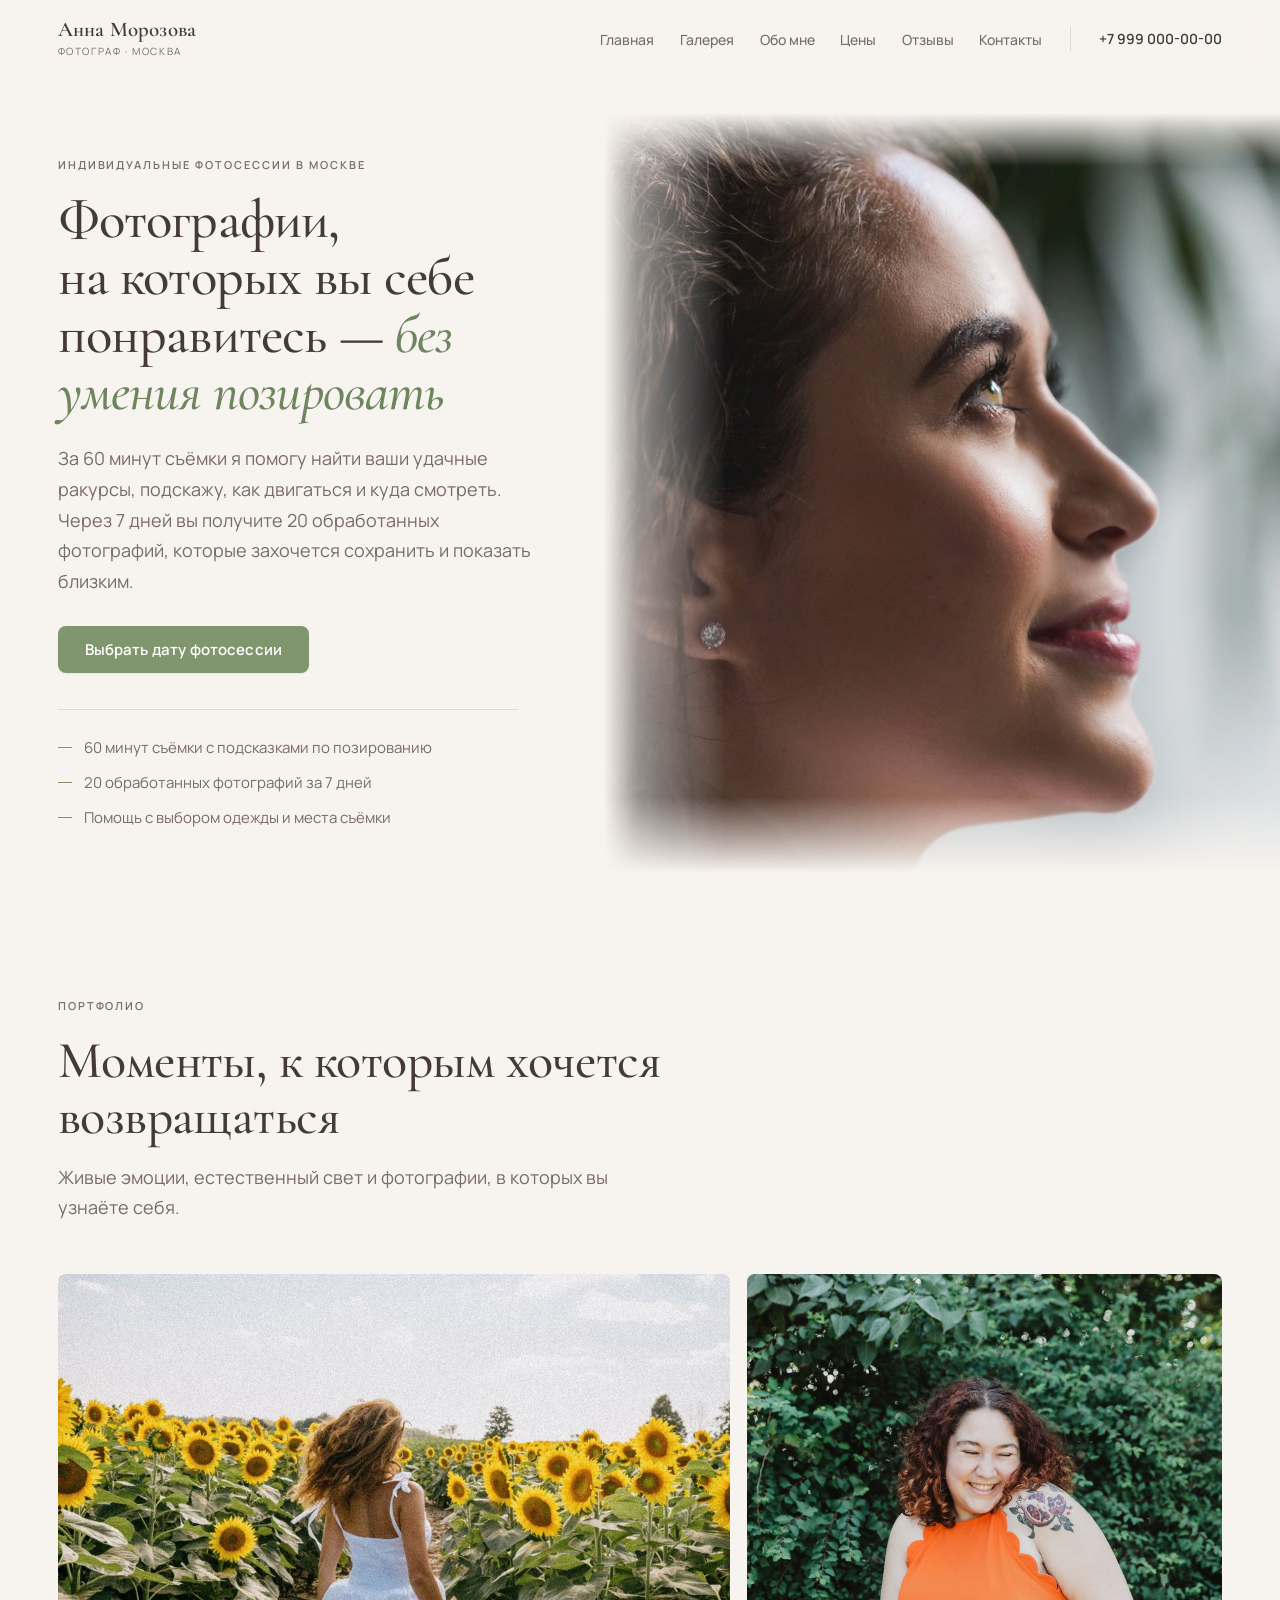
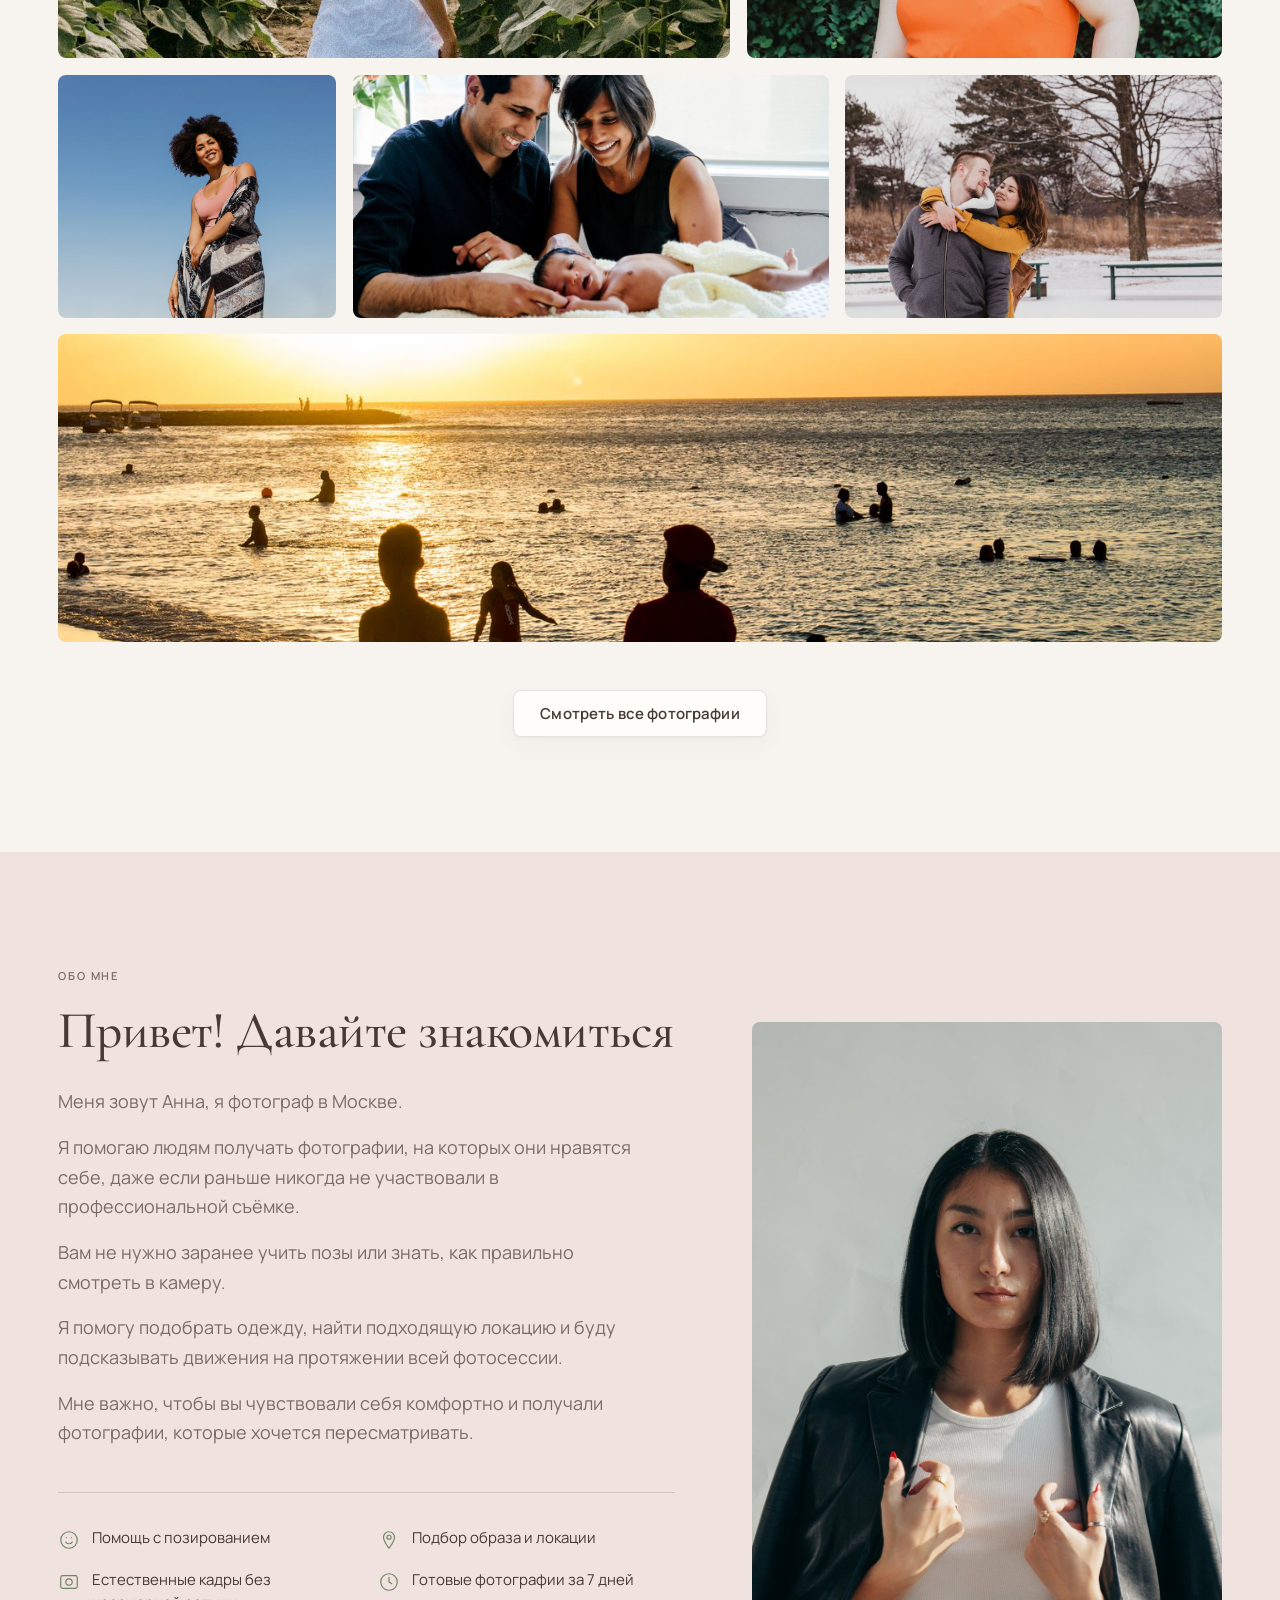
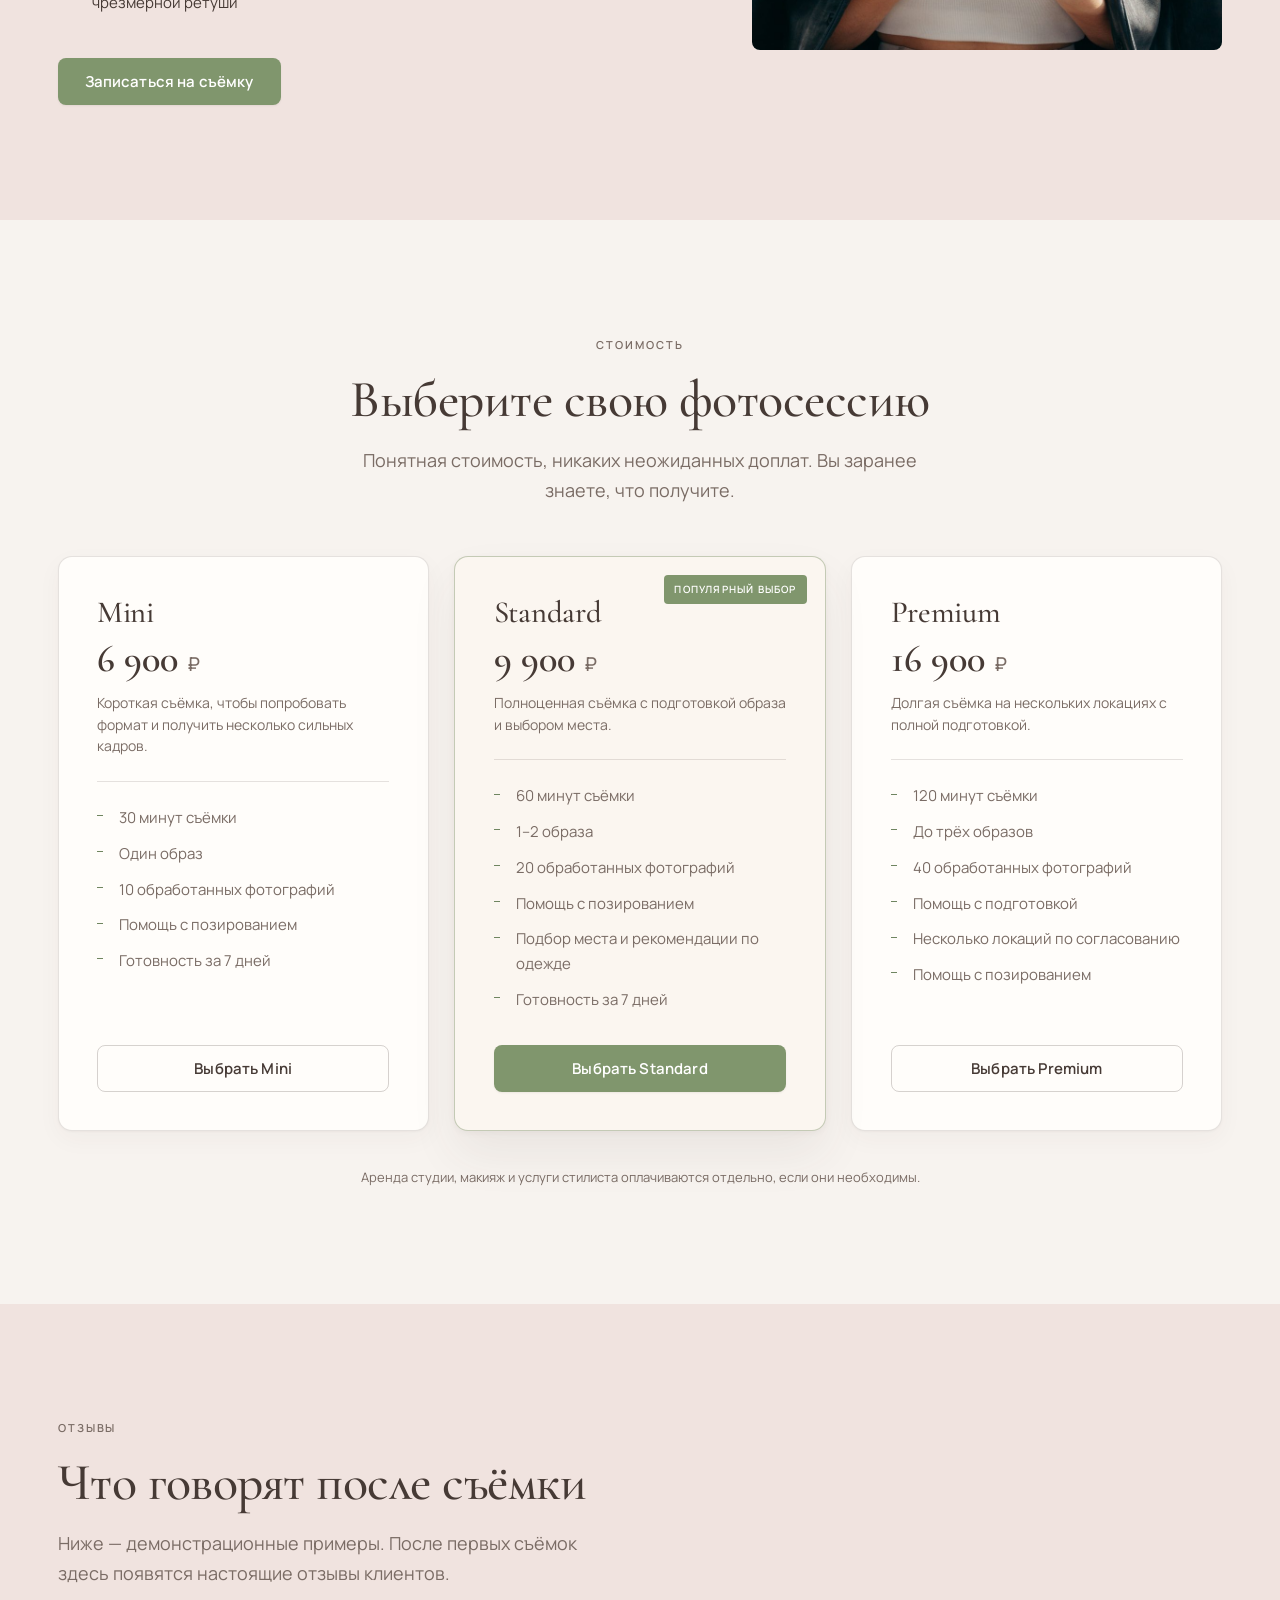
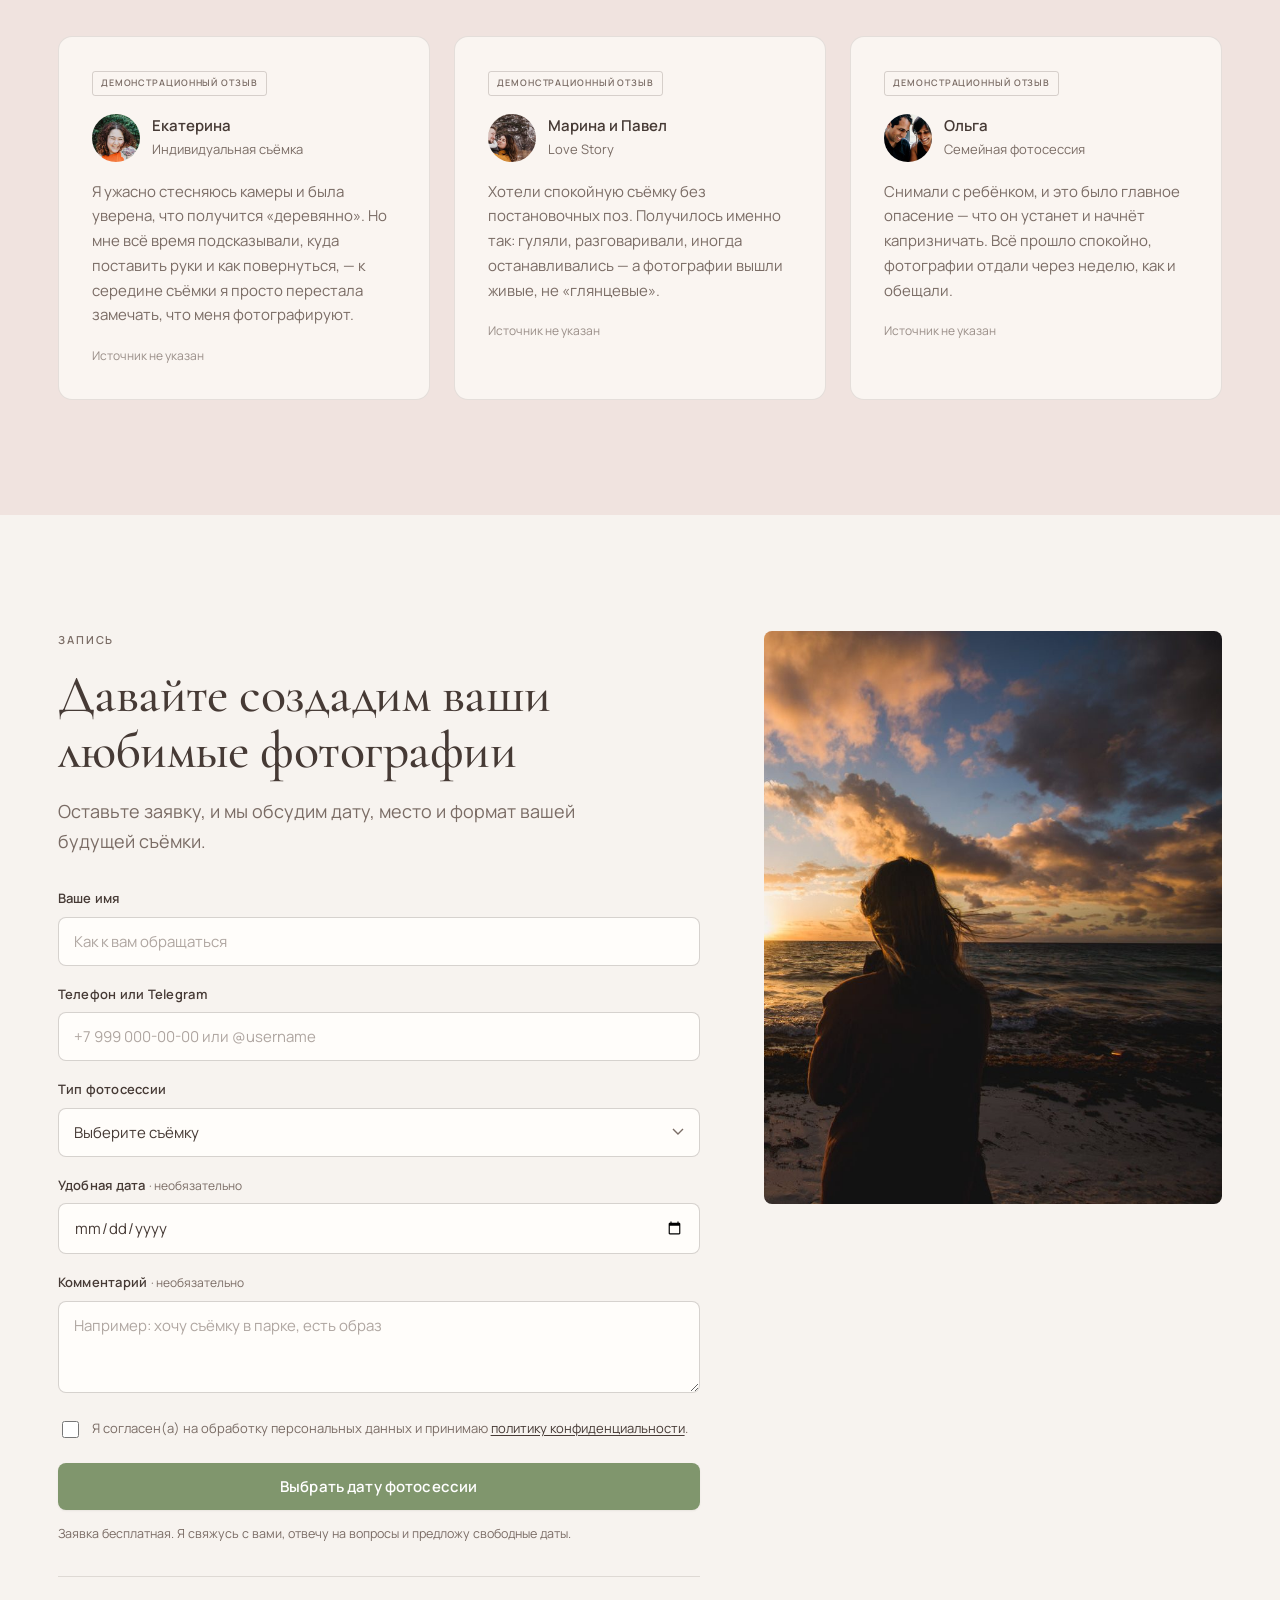
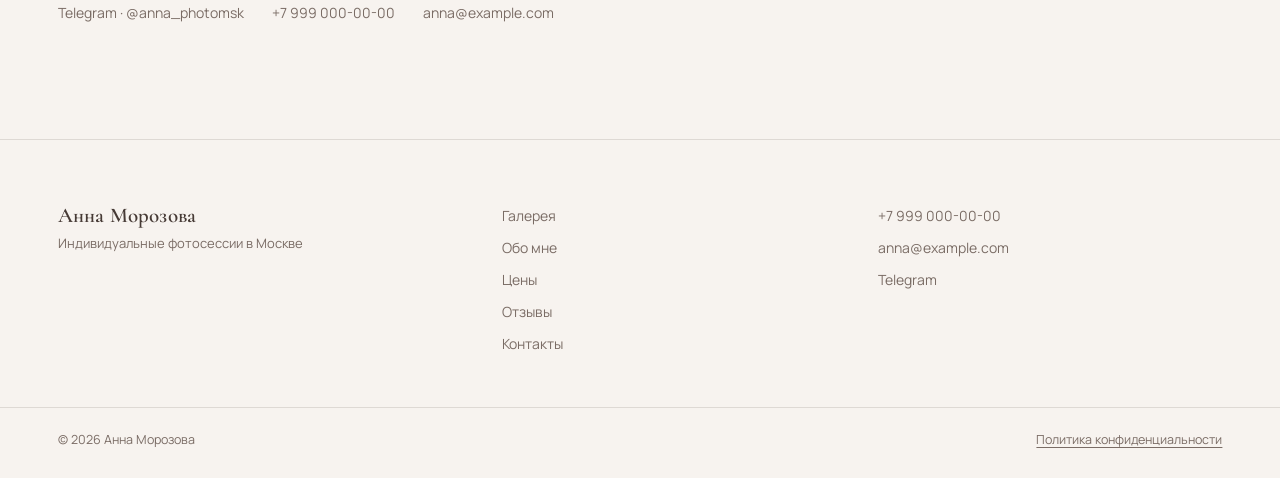
<file: index.html>
<!DOCTYPE html>
<html lang="ru">
<head>
  <meta charset="utf-8">
  <meta name="viewport" content="width=device-width, initial-scale=1">
  <title>Анна Морозова — фотограф в Москве. Индивидуальные фотосессии</title>
  <meta name="description" content="Индивидуальные фотосессии в Москве: помогу с позированием, подберу локацию и образ. 20 обработанных фотографий за 7 дней. Запись онлайн.">
  <meta name="theme-color" content="#F7F3EF">
  <link rel="canonical" href="https://fatkullinar-eng.github.io/photographer-moscow/">

  <meta property="og:type" content="website">
  <meta property="og:locale" content="ru_RU">
  <meta property="og:site_name" content="Анна Морозова — фотограф">
  <meta property="og:title" content="Фотографии, на которых вы себе понравитесь — без умения позировать">
  <meta property="og:description" content="Индивидуальные фотосессии в Москве. 60 минут съёмки с подсказками по позированию, 20 обработанных фотографий за 7 дней.">
  <meta property="og:url" content="https://fatkullinar-eng.github.io/photographer-moscow/">
  <meta property="og:image" content="https://fatkullinar-eng.github.io/photographer-moscow/images/hero.jpg">
  <meta name="twitter:card" content="summary_large_image">

  <link rel="icon" href="favicon.svg" type="image/svg+xml">
  <link rel="preconnect" href="https://fonts.googleapis.com">
  <link rel="preconnect" href="https://fonts.gstatic.com" crossorigin>
  <link href="https://fonts.googleapis.com/css2?family=Cormorant+Garamond:ital,wght@0,400;0,500;0,600;1,400;1,500&family=Manrope:wght@300;400;500;600&display=swap" rel="stylesheet">
  <link rel="preload" as="image" href="images/hero.jpg" fetchpriority="high">
  <link rel="stylesheet" href="css/styles.css">
  <script>document.documentElement.classList.add("js");</script>

  <script type="application/ld+json">
  {
    "@context": "https://schema.org",
    "@type": "ProfessionalService",
    "name": "Анна Морозова — фотограф",
    "description": "Индивидуальные фотосессии в Москве",
    "areaServed": "Москва",
    "telephone": "+7 999 000-00-00",
    "email": "anna@example.com",
    "priceRange": "6900–16900 ₽",
    "url": "https://fatkullinar-eng.github.io/photographer-moscow/"
  }
  </script>
</head>
<body>
  <a class="skip-link" href="#main">Перейти к содержанию</a>

  <!-- ================= ШАПКА ================= -->
  <header class="site-header" id="site-header">
    <div class="container site-header__inner">
      <a class="logo" href="#home">
        <span class="logo__name">Анна Морозова</span>
        <span class="logo__role">фотограф · Москва</span>
      </a>

      <nav class="nav" id="nav" aria-label="Основная навигация">
        <ul class="nav__list">
          <li><a href="#home">Главная</a></li>
          <li><a href="#gallery">Галерея</a></li>
          <li><a href="#about">Обо мне</a></li>
          <li><a href="#prices">Цены</a></li>
          <li><a href="#reviews">Отзывы</a></li>
          <li><a href="#contacts">Контакты</a></li>
        </ul>
        <a class="nav__phone" href="tel:+79990000000">+7 999 000-00-00</a>
      </nav>

      <a class="header-phone" href="tel:+79990000000">+7 999 000-00-00</a>

      <button class="burger" id="burger" type="button" aria-label="Открыть меню" aria-expanded="false" aria-controls="nav">
        <span></span><span></span><span></span>
      </button>
    </div>
  </header>

  <div class="menu-backdrop" id="menu-backdrop" hidden></div>

  <main id="main">

    <!-- ================= 1. ГЛАВНАЯ ================= -->
    <section class="hero" id="home">
      <div class="hero__inner">
        <div class="hero__text reveal">
          <p class="eyebrow">Индивидуальные фотосессии в Москве</p>
          <h1 class="hero__title">
            Фотографии, на&nbsp;которых вы себе понравитесь — <em>без умения позировать</em>
          </h1>
          <p class="lede">
            За 60 минут съёмки я помогу найти ваши удачные ракурсы, подскажу, как двигаться
            и куда смотреть. Через 7 дней вы получите 20 обработанных фотографий, которые
            захочется сохранить и показать близким.
          </p>

          <a class="btn btn--primary" href="#contacts">Выбрать дату фотосессии</a>

          <ul class="benefits">
            <li>60 минут съёмки с подсказками по позированию</li>
            <li>20 обработанных фотографий за 7 дней</li>
            <li>Помощь с выбором одежды и места съёмки</li>
          </ul>
        </div>

        <div class="hero__media reveal">
          <img
            src="images/hero.jpg"
            alt="Портрет девушки в мягком естественном свете"
            width="1200" height="1500"
            fetchpriority="high"
            decoding="async">
        </div>
      </div>
    </section>

    <!-- ================= 2. ГАЛЕРЕЯ ================= -->
    <section class="section gallery" id="gallery">
      <div class="container">
        <header class="section__head reveal">
          <p class="eyebrow">Портфолио</p>
          <h2>Моменты, к которым хочется возвращаться</h2>
          <p class="section__sub">Живые эмоции, естественный свет и фотографии, в которых вы узнаёте себя.</p>
        </header>

        <div class="gallery__grid" id="gallery-grid">
          <button class="tile tile--wide reveal" type="button"
                  data-full="images/gallery-1.jpg" data-caption="Индивидуальная съёмка · Москва">
            <img src="images/gallery-1.jpg" alt="Индивидуальная фотосессия на улице" loading="lazy" decoding="async" width="1100" height="760">
            <span class="tile__label">Индивидуальная съёмка</span>
          </button>

          <button class="tile tile--tall reveal" type="button"
                  data-full="images/gallery-2.jpg" data-caption="Женский портрет · Москва">
            <img src="images/gallery-2.jpg" alt="Женский портрет в интерьере" loading="lazy" decoding="async" width="800" height="1000">
            <span class="tile__label">Женский портрет</span>
          </button>

          <button class="tile tile--sm reveal" type="button"
                  data-full="images/gallery-3.jpg" data-caption="Love Story · Москва">
            <img src="images/gallery-3.jpg" alt="Пара на прогулке, Love Story" loading="lazy" decoding="async" width="800" height="600">
            <span class="tile__label">Love Story</span>
          </button>

          <button class="tile tile--md reveal" type="button"
                  data-full="images/gallery-4.jpg" data-caption="Семейная фотосессия · Москва">
            <img src="images/gallery-4.jpg" alt="Семейная фотосессия на природе" loading="lazy" decoding="async" width="900" height="1100">
            <span class="tile__label">Семейная фотосессия</span>
          </button>

          <button class="tile tile--sm2 reveal" type="button"
                  data-full="images/gallery-5.jpg" data-caption="Прогулочная фотосессия · Москва">
            <img src="images/gallery-5.jpg" alt="Прогулочная фотосессия в городе" loading="lazy" decoding="async" width="800" height="600">
            <span class="tile__label">Прогулочная фотосессия</span>
          </button>

          <button class="tile tile--wide reveal" type="button"
                  data-full="images/gallery-6.jpg" data-caption="Индивидуальная съёмка · естественный свет">
            <img src="images/gallery-6.jpg" alt="Портрет в естественном свете" loading="lazy" decoding="async" width="1100" height="700">
            <span class="tile__label">Естественный свет</span>
          </button>
        </div>

        <div class="gallery__foot reveal">
          <button class="btn btn--ghost" type="button" id="gallery-all">Смотреть все фотографии</button>
        </div>
      </div>
    </section>

    <!-- ================= 3. ОБО МНЕ ================= -->
    <section class="section section--powder about" id="about">
      <div class="container about__inner">
        <div class="about__text reveal">
          <p class="eyebrow">Обо мне</p>
          <h2>Привет! Давайте знакомиться</h2>

          <p>Меня зовут Анна, я фотограф в Москве.</p>
          <p>Я помогаю людям получать фотографии, на которых они нравятся себе, даже если раньше
             никогда не участвовали в профессиональной съёмке.</p>
          <p>Вам не нужно заранее учить позы или знать, как правильно смотреть в камеру.</p>
          <p>Я помогу подобрать одежду, найти подходящую локацию и буду подсказывать движения
             на протяжении всей фотосессии.</p>
          <p>Мне важно, чтобы вы чувствовали себя комфортно и получали фотографии,
             которые хочется пересматривать.</p>

          <ul class="about__features">
            <li>
              <svg viewBox="0 0 24 24" aria-hidden="true"><circle cx="12" cy="12" r="9"/><path d="M8.5 14.2c1 1.3 2.2 1.9 3.5 1.9s2.5-.6 3.5-1.9M9.2 9.5h.01M14.8 9.5h.01"/></svg>
              Помощь с позированием
            </li>
            <li>
              <svg viewBox="0 0 24 24" aria-hidden="true"><path d="M12 3a6 6 0 0 0-6 6c0 4 6 12 6 12s6-8 6-12a6 6 0 0 0-6-6Z"/><circle cx="12" cy="9" r="2.2"/></svg>
              Подбор образа и локации
            </li>
            <li>
              <svg viewBox="0 0 24 24" aria-hidden="true"><rect x="3" y="5" width="18" height="14" rx="2"/><circle cx="12" cy="12" r="3.5"/></svg>
              Естественные кадры без чрезмерной ретуши
            </li>
            <li>
              <svg viewBox="0 0 24 24" aria-hidden="true"><circle cx="12" cy="12" r="9"/><path d="M12 7v5l3 2"/></svg>
              Готовые фотографии за 7 дней
            </li>
          </ul>

          <a class="btn btn--primary" href="#contacts">Записаться на съёмку</a>
        </div>

        <div class="about__media reveal">
          <img
            src="images/about.jpg"
            alt="Анна Морозова, фотограф в Москве"
            loading="lazy" decoding="async"
            width="900" height="1200">
        </div>
      </div>
    </section>

    <!-- ================= 4. ЦЕНЫ ================= -->
    <section class="section prices" id="prices">
      <div class="container">
        <header class="section__head section__head--center reveal">
          <p class="eyebrow">Стоимость</p>
          <h2>Выберите свою фотосессию</h2>
          <p class="section__sub">Понятная стоимость, никаких неожиданных доплат. Вы заранее знаете, что получите.</p>
        </header>

        <div class="prices__grid">

          <article class="price-card reveal">
            <h3 class="price-card__name">Mini</h3>
            <p class="price-card__price">6 900 <span>₽</span></p>
            <p class="price-card__desc">Короткая съёмка, чтобы попробовать формат и получить несколько сильных кадров.</p>
            <ul class="price-card__list">
              <li>30 минут съёмки</li>
              <li>Один образ</li>
              <li>10 обработанных фотографий</li>
              <li>Помощь с позированием</li>
              <li>Готовность за 7 дней</li>
            </ul>
            <a class="btn btn--outline" href="#contacts" data-tariff="Mini">Выбрать Mini</a>
          </article>

          <article class="price-card price-card--featured reveal">
            <span class="price-card__badge">Популярный выбор</span>
            <h3 class="price-card__name">Standard</h3>
            <p class="price-card__price">9 900 <span>₽</span></p>
            <p class="price-card__desc">Полноценная съёмка с подготовкой образа и выбором места.</p>
            <ul class="price-card__list">
              <li>60 минут съёмки</li>
              <li>1–2 образа</li>
              <li>20 обработанных фотографий</li>
              <li>Помощь с позированием</li>
              <li>Подбор места и рекомендации по одежде</li>
              <li>Готовность за 7 дней</li>
            </ul>
            <a class="btn btn--primary" href="#contacts" data-tariff="Standard">Выбрать Standard</a>
          </article>

          <article class="price-card reveal">
            <h3 class="price-card__name">Premium</h3>
            <p class="price-card__price">16 900 <span>₽</span></p>
            <p class="price-card__desc">Долгая съёмка на нескольких локациях с полной подготовкой.</p>
            <ul class="price-card__list">
              <li>120 минут съёмки</li>
              <li>До трёх образов</li>
              <li>40 обработанных фотографий</li>
              <li>Помощь с подготовкой</li>
              <li>Несколько локаций по согласованию</li>
              <li>Помощь с позированием</li>
            </ul>
            <a class="btn btn--outline" href="#contacts" data-tariff="Premium">Выбрать Premium</a>
          </article>

        </div>

        <p class="prices__note reveal">
          Аренда студии, макияж и услуги стилиста оплачиваются отдельно, если они необходимы.
        </p>
      </div>
    </section>

    <!-- ================= 5. ОТЗЫВЫ ================= -->
    <section class="section section--powder reviews" id="reviews">
      <div class="container">
        <header class="section__head reveal">
          <p class="eyebrow">Отзывы</p>
          <h2>Что говорят после съёмки</h2>
          <p class="section__sub">Ниже — демонстрационные примеры. После первых съёмок здесь появятся настоящие отзывы клиентов.</p>
        </header>

        <div class="reviews__track" id="reviews-track">

          <article class="review reveal">
            <span class="review__demo">Демонстрационный отзыв</span>
            <div class="review__head">
              <img class="review__avatar" src="images/avatar-1.jpg" alt="" loading="lazy" width="56" height="56">
              <div>
                <p class="review__name">Екатерина</p>
                <p class="review__type">Индивидуальная съёмка</p>
              </div>
            </div>
            <blockquote>Я ужасно стесняюсь камеры и была уверена, что получится «деревянно». Но мне всё время
              подсказывали, куда поставить руки и как повернуться, — к середине съёмки я просто перестала
              замечать, что меня фотографируют.</blockquote>
            <span class="review__source">Источник не указан</span>
          </article>

          <article class="review reveal">
            <span class="review__demo">Демонстрационный отзыв</span>
            <div class="review__head">
              <img class="review__avatar" src="images/avatar-2.jpg" alt="" loading="lazy" width="56" height="56">
              <div>
                <p class="review__name">Марина и Павел</p>
                <p class="review__type">Love Story</p>
              </div>
            </div>
            <blockquote>Хотели спокойную съёмку без постановочных поз. Получилось именно так: гуляли,
              разговаривали, иногда останавливались — а фотографии вышли живые, не «глянцевые».</blockquote>
            <span class="review__source">Источник не указан</span>
          </article>

          <article class="review reveal">
            <span class="review__demo">Демонстрационный отзыв</span>
            <div class="review__head">
              <img class="review__avatar" src="images/avatar-3.jpg" alt="" loading="lazy" width="56" height="56">
              <div>
                <p class="review__name">Ольга</p>
                <p class="review__type">Семейная фотосессия</p>
              </div>
            </div>
            <blockquote>Снимали с ребёнком, и это было главное опасение — что он устанет и начнёт капризничать.
              Всё прошло спокойно, фотографии отдали через неделю, как и обещали.</blockquote>
            <span class="review__source">Источник не указан</span>
          </article>

        </div>
      </div>
    </section>

    <!-- ================= 6. КОНТАКТЫ ================= -->
    <section class="section contacts" id="contacts">
      <div class="container contacts__inner">

        <div class="contacts__form-wrap reveal">
          <header class="section__head">
            <p class="eyebrow">Запись</p>
            <h2>Давайте создадим ваши любимые фотографии</h2>
            <p class="section__sub">Оставьте заявку, и мы обсудим дату, место и формат вашей будущей съёмки.</p>
          </header>

          <form class="form" id="booking-form" novalidate>
            <div class="field">
              <label for="name">Ваше имя</label>
              <input type="text" id="name" name="name" autocomplete="name" placeholder="Как к вам обращаться" aria-describedby="name-error" required>
              <p class="field__error" id="name-error" role="alert"></p>
            </div>

            <div class="field">
              <label for="contact">Телефон или Telegram</label>
              <input type="text" id="contact" name="contact" autocomplete="tel" placeholder="+7 999 000-00-00 или @username" aria-describedby="contact-error" required>
              <p class="field__error" id="contact-error" role="alert"></p>
            </div>

            <div class="field">
              <label for="type">Тип фотосессии</label>
              <select id="type" name="type" required>
                <option value="" selected disabled>Выберите съёмку</option>
                <option>Индивидуальная съёмка</option>
                <option>Love Story</option>
                <option>Семейная фотосессия</option>
                <option>Женский портрет</option>
                <option>Прогулочная фотосессия</option>
                <option>Пока не знаю</option>
              </select>
              <p class="field__error" id="type-error" role="alert"></p>
            </div>

            <div class="field">
              <label for="date">Удобная дата <span class="field__optional">необязательно</span></label>
              <input type="date" id="date" name="date">
            </div>

            <div class="field">
              <label for="comment">Комментарий <span class="field__optional">необязательно</span></label>
              <textarea id="comment" name="comment" rows="3" placeholder="Например: хочу съёмку в парке, есть образ"></textarea>
            </div>

            <label class="checkbox">
              <input type="checkbox" id="consent" name="consent" required aria-describedby="consent-error">
              <span>Я согласен(а) на обработку персональных данных и принимаю
                <a href="privacy.html" target="_blank" rel="noopener">политику конфиденциальности</a>.</span>
            </label>
            <p class="field__error" id="consent-error" role="alert"></p>

            <!-- Ловушка для спам-ботов: человек её не видит -->
            <input type="text" name="botcheck" class="honeypot" tabindex="-1" autocomplete="off" aria-hidden="true">

            <button class="btn btn--primary btn--full" type="submit">Выбрать дату фотосессии</button>

            <p class="form__micro">Заявка бесплатная. Я свяжусь с вами, отвечу на вопросы и предложу свободные даты.</p>

            <p class="form__status" id="form-status" role="status" aria-live="polite"></p>
          </form>

          <ul class="contacts__list">
            <li><a href="https://t.me/anna_photomsk" target="_blank" rel="noopener">Telegram · @anna_photomsk</a></li>
            <li><a href="tel:+79990000000">+7 999 000-00-00</a></li>
            <li><a href="mailto:anna@example.com">anna@example.com</a></li>
          </ul>
        </div>

        <div class="contacts__media reveal">
          <img
            src="images/contact.jpg"
            alt="Фотосессия в Москве"
            loading="lazy" decoding="async"
            width="900" height="1200">
        </div>

      </div>
    </section>
  </main>

  <!-- ================= ПОДВАЛ ================= -->
  <footer class="site-footer">
    <div class="container site-footer__inner">
      <div>
        <p class="logo__name">Анна Морозова</p>
        <p class="site-footer__role">Индивидуальные фотосессии в Москве</p>
      </div>

      <nav class="site-footer__nav" aria-label="Навигация в подвале">
        <a href="#gallery">Галерея</a>
        <a href="#about">Обо мне</a>
        <a href="#prices">Цены</a>
        <a href="#reviews">Отзывы</a>
        <a href="#contacts">Контакты</a>
      </nav>

      <div class="site-footer__contacts">
        <a href="tel:+79990000000">+7 999 000-00-00</a>
        <a href="mailto:anna@example.com">anna@example.com</a>
        <a href="https://t.me/anna_photomsk" target="_blank" rel="noopener">Telegram</a>
      </div>
    </div>

    <div class="container site-footer__bottom">
      <p>© <span id="year">2026</span> Анна Морозова</p>
      <a href="privacy.html">Политика конфиденциальности</a>
    </div>
  </footer>

  <!-- ================= LIGHTBOX ================= -->
  <div class="lightbox" id="lightbox" role="dialog" aria-modal="true" aria-label="Просмотр фотографии" hidden>
    <button class="lightbox__close" id="lb-close" type="button" aria-label="Закрыть">&times;</button>
    <button class="lightbox__nav lightbox__nav--prev" id="lb-prev" type="button" aria-label="Предыдущая фотография">&#8592;</button>
    <figure class="lightbox__figure">
      <img id="lb-img" alt="">
      <figcaption id="lb-caption"></figcaption>
    </figure>
    <button class="lightbox__nav lightbox__nav--next" id="lb-next" type="button" aria-label="Следующая фотография">&#8594;</button>
    <p class="lightbox__counter" id="lb-counter"></p>
  </div>

  <script src="js/main.js" defer></script>
</body>
</html>
</file>
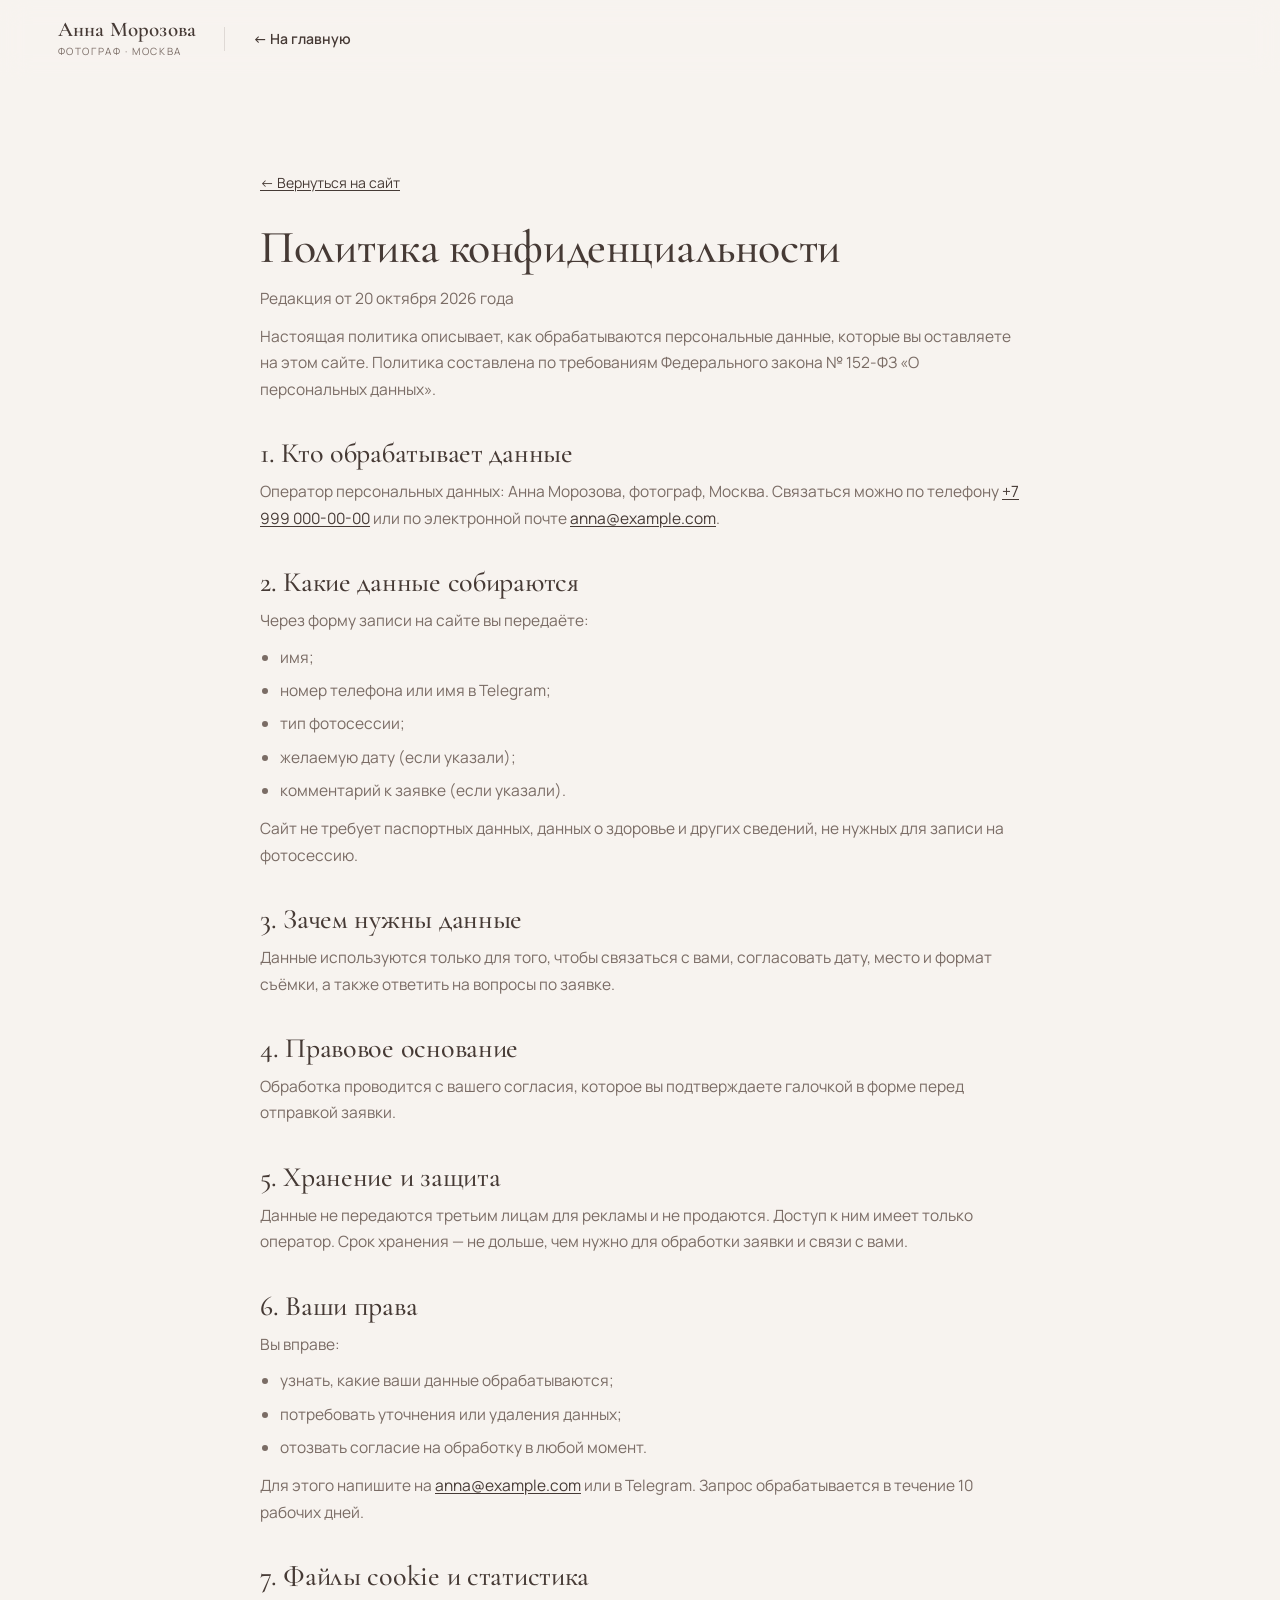
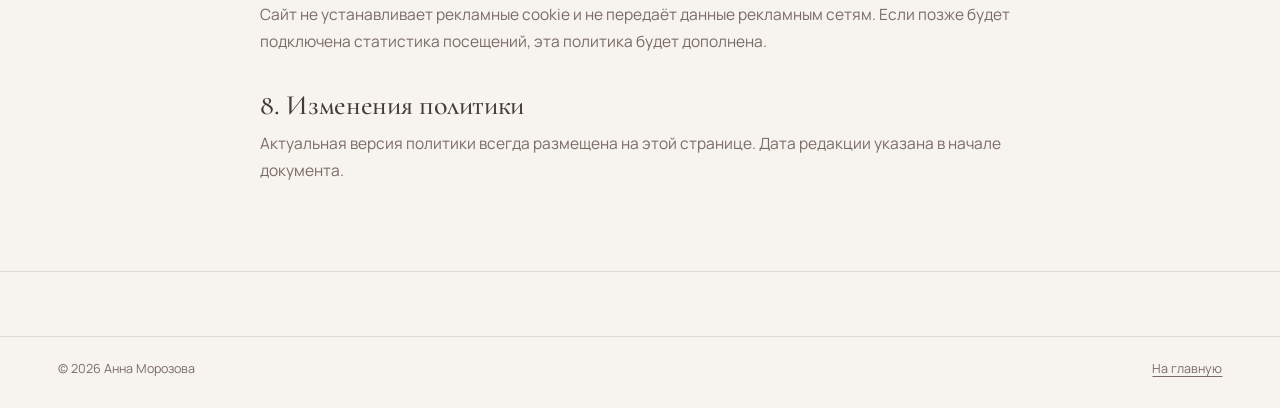
<file: privacy.html>
<!DOCTYPE html>
<html lang="ru">
<head>
  <meta charset="utf-8">
  <meta name="viewport" content="width=device-width, initial-scale=1">
  <title>Политика конфиденциальности — Анна Морозова, фотограф</title>
  <meta name="description" content="Политика обработки персональных данных сайта фотографа Анны Морозовой.">
  <meta name="robots" content="noindex, follow">
  <meta name="theme-color" content="#F7F3EF">
  <link rel="icon" href="favicon.svg" type="image/svg+xml">
  <link rel="preconnect" href="https://fonts.googleapis.com">
  <link rel="preconnect" href="https://fonts.gstatic.com" crossorigin>
  <link href="https://fonts.googleapis.com/css2?family=Cormorant+Garamond:wght@400;500;600&family=Manrope:wght@300;400;500;600&display=swap" rel="stylesheet">
  <link rel="stylesheet" href="css/styles.css">
  <style>
    .legal { max-width: 760px; margin-inline: auto; padding-block: clamp(48px, 7vw, 88px); }
    .legal h1 { font-size: clamp(32px, 4vw + 8px, 46px); line-height: 1.1; margin-bottom: 12px; }
    .legal h2 { font-size: clamp(22px, 2vw + 12px, 28px); margin-top: 36px; margin-bottom: 10px; }
    .legal p, .legal li { color: var(--text-soft); font-size: 15.5px; line-height: 1.7; }
    .legal p + p, .legal ul + p { margin-top: 12px; }
    .legal ul { margin-top: 10px; display: grid; gap: 7px; padding-left: 20px; list-style: disc; }
    .legal a { color: var(--text); text-decoration: underline; text-underline-offset: 2px; }
    .legal__date { margin-top: 8px; font-size: 13px; color: var(--text-soft); }
    .legal__back { display: inline-block; margin-bottom: 28px; font-size: 14px; color: var(--text-soft); }
    .legal__back:hover { color: var(--text); }
  </style>
</head>
<body>
  <header class="site-header">
    <div class="container site-header__inner">
      <a class="logo" href="index.html">
        <span class="logo__name">Анна Морозова</span>
        <span class="logo__role">фотограф · Москва</span>
      </a>
      <a class="header-phone" href="index.html">← На главную</a>
    </div>
  </header>

  <main class="container">
    <article class="legal">
      <a class="legal__back" href="index.html">← Вернуться на сайт</a>
      <h1>Политика конфиденциальности</h1>
      <p class="legal__date">Редакция от 20 октября 2026 года</p>

      <p>
        Настоящая политика описывает, как обрабатываются персональные данные, которые вы
        оставляете на этом сайте. Политика составлена по требованиям Федерального закона
        № 152-ФЗ «О персональных данных».
      </p>

      <h2>1. Кто обрабатывает данные</h2>
      <p>
        Оператор персональных данных: Анна Морозова, фотограф, Москва.
        Связаться можно по телефону <a href="tel:+79990000000">+7 999 000-00-00</a>
        или по электронной почте <a href="mailto:anna@example.com">anna@example.com</a>.
      </p>

      <h2>2. Какие данные собираются</h2>
      <p>Через форму записи на сайте вы передаёте:</p>
      <ul>
        <li>имя;</li>
        <li>номер телефона или имя в Telegram;</li>
        <li>тип фотосессии;</li>
        <li>желаемую дату (если указали);</li>
        <li>комментарий к заявке (если указали).</li>
      </ul>
      <p>
        Сайт не требует паспортных данных, данных о здоровье и других сведений,
        не нужных для записи на фотосессию.
      </p>

      <h2>3. Зачем нужны данные</h2>
      <p>
        Данные используются только для того, чтобы связаться с вами, согласовать дату,
        место и формат съёмки, а также ответить на вопросы по заявке.
      </p>

      <h2>4. Правовое основание</h2>
      <p>
        Обработка проводится с вашего согласия, которое вы подтверждаете галочкой
        в форме перед отправкой заявки.
      </p>

      <h2>5. Хранение и защита</h2>
      <p>
        Данные не передаются третьим лицам для рекламы и не продаются. Доступ к ним
        имеет только оператор. Срок хранения — не дольше, чем нужно для обработки
        заявки и связи с вами.
      </p>

      <h2>6. Ваши права</h2>
      <p>Вы вправе:</p>
      <ul>
        <li>узнать, какие ваши данные обрабатываются;</li>
        <li>потребовать уточнения или удаления данных;</li>
        <li>отозвать согласие на обработку в любой момент.</li>
      </ul>
      <p>
        Для этого напишите на <a href="mailto:anna@example.com">anna@example.com</a>
        или в Telegram. Запрос обрабатывается в течение 10 рабочих дней.
      </p>

      <h2>7. Файлы cookie и статистика</h2>
      <p>
        Сайт не устанавливает рекламные cookie и не передаёт данные рекламным сетям.
        Если позже будет подключена статистика посещений, эта политика будет дополнена.
      </p>

      <h2>8. Изменения политики</h2>
      <p>
        Актуальная версия политики всегда размещена на этой странице.
        Дата редакции указана в начале документа.
      </p>
    </article>
  </main>

  <footer class="site-footer">
    <div class="container site-footer__bottom" style="margin-top:0">
      <p>© <span id="year">2026</span> Анна Морозова</p>
      <a href="index.html">На главную</a>
    </div>
  </footer>

  <script>document.getElementById("year").textContent = new Date().getFullYear();</script>
</body>
</html>
</file>
<file: css/styles.css>
/* ==========================================================================
   Анна Морозова — фотограф в Москве
   Оформление сайта. Цвета, отступы и шрифты собраны в переменных ниже,
   чтобы менять оформление в одном месте, а не по всему файлу.
   ========================================================================== */

:root {
  /* Цвета */
  --bg:            #F7F3EF;
  --bg-alt:        #F0E3DF;
  --surface:       #FFFDFA;
  --text:          #463A35;
  --text-soft:     #7A6C65;
  --green:         #80966D;
  --green-dark:    #6F8560;
  --line:          rgba(70, 58, 53, 0.14);
  --line-strong:   rgba(70, 58, 53, 0.22);
  --error:         #A4523F;

  /* Типографика */
  --font-display: "Cormorant Garamond", "Times New Roman", Georgia, serif;
  --font-body:    "Manrope", "Segoe UI", system-ui, -apple-system, sans-serif;
  --fs-body:      clamp(16px, 0.55vw + 14px, 18px);

  /* Сетка и отступы */
  --container: 1240px;
  --pad: clamp(20px, 4.5vw, 64px);
  --section-y: clamp(72px, 9vw, 136px);
  --radius: 8px;
  --radius-lg: 14px;

  /* Тени и переходы */
  --shadow-sm: 0 1px 2px rgba(70, 58, 53, 0.04), 0 8px 24px rgba(70, 58, 53, 0.04);
  --shadow-md: 0 2px 6px rgba(70, 58, 53, 0.05), 0 24px 48px rgba(70, 58, 53, 0.07);
  --ease: cubic-bezier(0.2, 0.7, 0.2, 1);
}

/* ---------- Сброс ---------- */

*,
*::before,
*::after { box-sizing: border-box; }

html {
  -webkit-text-size-adjust: 100%;
  scroll-behavior: smooth;
}

body {
  margin: 0;
  background: var(--bg);
  color: var(--text);
  font-family: var(--font-body);
  font-size: var(--fs-body);
  font-weight: 400;
  line-height: 1.65;
  -webkit-font-smoothing: antialiased;
  overflow-x: hidden;
}

img { max-width: 100%; height: auto; display: block; }

h1, h2, h3, p, ul, figure, blockquote { margin: 0; }
ul { padding: 0; list-style: none; }

a { color: inherit; text-decoration: none; }

button, input, select, textarea {
  font: inherit;
  color: inherit;
}

button { cursor: pointer; }

::selection { background: var(--green); color: #fff; }

:focus-visible {
  outline: 2px solid var(--green-dark);
  outline-offset: 3px;
  border-radius: 2px;
}

.skip-link {
  position: absolute;
  left: 16px;
  top: -60px;
  z-index: 100;
  padding: 10px 16px;
  background: var(--text);
  color: var(--bg);
  border-radius: var(--radius);
  transition: top 0.2s var(--ease);
}
.skip-link:focus { top: 16px; }

/* ---------- Общие блоки ---------- */

.container {
  width: 100%;
  max-width: calc(var(--container) + var(--pad) * 2);
  margin: 0 auto;
  padding-inline: var(--pad);
}

.section { padding-block: var(--section-y); }
.section--powder { background: var(--bg-alt); }

/* Отступ при переходе по якорю, чтобы заголовок не прятался под шапкой */
section[id] { scroll-margin-top: 92px; }

.section__head { max-width: 640px; }
.section__head--center { margin-inline: auto; text-align: center; }
.section__head + * { margin-top: clamp(32px, 4vw, 56px); }

.eyebrow {
  font-size: 11px;
  font-weight: 600;
  letter-spacing: 0.18em;
  text-transform: uppercase;
  color: var(--text-soft);
  margin-bottom: 18px;
}

h1, h2, h3 {
  font-family: var(--font-display);
  font-weight: 500;
  letter-spacing: -0.01em;
  color: var(--text);
}

h2 {
  font-size: clamp(34px, 4vw + 10px, 52px);
  line-height: 1.08;
}

.section__sub {
  margin-top: 18px;
  max-width: 52ch;
  color: var(--text-soft);
  font-size: clamp(16px, 0.4vw + 15px, 18px);
  line-height: 1.65;
}
.section__head--center .section__sub { margin-inline: auto; }

.lede {
  max-width: 44ch;
  color: var(--text-soft);
  font-size: clamp(16px, 0.5vw + 14px, 18px);
  line-height: 1.7;
}

/* ---------- Кнопки ---------- */

.btn {
  display: inline-flex;
  align-items: center;
  justify-content: center;
  gap: 10px;
  padding: 15px 26px;
  border: 1px solid transparent;
  border-radius: var(--radius);
  font-size: 15px;
  font-weight: 600;
  letter-spacing: 0.01em;
  line-height: 1;
  text-align: center;
  transition: background-color 0.25s var(--ease),
              border-color 0.25s var(--ease),
              color 0.25s var(--ease),
              transform 0.25s var(--ease),
              box-shadow 0.25s var(--ease);
}

.btn--primary {
  background: var(--green);
  color: #fff;
  box-shadow: 0 1px 2px rgba(70, 58, 53, 0.08);
}
.btn--primary:hover {
  background: var(--green-dark);
  transform: translateY(-1px);
  box-shadow: 0 10px 24px rgba(111, 133, 96, 0.22);
}
.btn--primary:active { transform: translateY(0); }

.btn--outline {
  background: transparent;
  border-color: var(--line-strong);
  color: var(--text);
}
.btn--outline:hover {
  background: var(--text);
  border-color: var(--text);
  color: var(--bg);
}

.btn--ghost {
  background: var(--surface);
  border-color: var(--line);
  color: var(--text);
  box-shadow: var(--shadow-sm);
}
.btn--ghost:hover {
  border-color: var(--line-strong);
  transform: translateY(-1px);
}

.btn--full { width: 100%; }

/* ---------- Шапка ---------- */

.site-header {
  position: sticky;
  top: 0;
  z-index: 60;
  background: rgba(247, 243, 239, 0.88);
  -webkit-backdrop-filter: blur(14px);
  backdrop-filter: blur(14px);
  border-bottom: 1px solid transparent;
  overflow-x: clip;
  transition: border-color 0.3s var(--ease), background-color 0.3s var(--ease);
}
.site-header.is-scrolled { border-bottom-color: var(--line); }

.site-header__inner {
  display: flex;
  align-items: center;
  gap: 28px;
  min-height: 78px;
}

.logo { display: inline-flex; flex-direction: column; gap: 2px; }
.logo__name {
  font-family: var(--font-display);
  font-size: 21px;
  font-weight: 600;
  letter-spacing: 0.01em;
  line-height: 1.1;
}
.logo__role {
  font-size: 10px;
  letter-spacing: 0.16em;
  text-transform: uppercase;
  color: var(--text-soft);
}

.nav {
  display: flex;
  align-items: center;
  gap: 32px;
  margin-left: auto;
}

.nav__list {
  display: flex;
  align-items: center;
  gap: clamp(18px, 2vw, 30px);
}

.nav__list a {
  position: relative;
  font-size: 14px;
  font-weight: 500;
  color: var(--text-soft);
  padding-block: 6px;
  transition: color 0.25s var(--ease);
}
.nav__list a::after {
  content: "";
  position: absolute;
  left: 0;
  bottom: 0;
  width: 100%;
  height: 1px;
  background: currentColor;
  transform: scaleX(0);
  transform-origin: left;
  transition: transform 0.3s var(--ease);
}
.nav__list a:hover { color: var(--text); }
.nav__list a:hover::after { transform: scaleX(1); }

.nav__phone { display: none; }

.header-phone {
  font-size: 14px;
  font-weight: 600;
  white-space: nowrap;
  padding-left: 28px;
  border-left: 1px solid var(--line);
  transition: color 0.25s var(--ease);
}
.header-phone:hover { color: var(--green-dark); }

.burger {
  display: none;
  width: 44px;
  height: 44px;
  margin-left: auto;
  padding: 0;
  border: 1px solid var(--line);
  border-radius: var(--radius);
  background: var(--bg);
  position: relative;
  z-index: 61;
}
.burger span {
  position: absolute;
  left: 12px;
  width: 20px;
  height: 1.5px;
  background: var(--text);
  transition: transform 0.3s var(--ease), opacity 0.2s var(--ease);
}
.burger span:nth-child(1) { top: 16px; }
.burger span:nth-child(2) { top: 21px; }
.burger span:nth-child(3) { top: 26px; }

.burger[aria-expanded="true"] span:nth-child(1) { transform: translateY(5px) rotate(45deg); }
.burger[aria-expanded="true"] span:nth-child(2) { opacity: 0; }
.burger[aria-expanded="true"] span:nth-child(3) { transform: translateY(-5px) rotate(-45deg); }

.menu-backdrop {
  position: fixed;
  inset: 0;
  z-index: 55;
  background: rgba(70, 58, 53, 0.28);
  opacity: 0;
  transition: opacity 0.3s var(--ease);
}
.menu-backdrop.is-open { opacity: 1; }

/* ---------- Главная ---------- */

.hero {
  position: relative;
  padding-top: clamp(8px, 2vw, 28px);
}

.hero__inner {
  display: grid;
  grid-template-columns: minmax(0, 1fr) minmax(0, 1.12fr);
  align-items: center;
  min-height: min(760px, calc(100svh - 78px));
}

.hero__text {
  padding-block: clamp(32px, 4vw, 52px);
  padding-right: clamp(24px, 3vw, 48px);
  padding-left: max(var(--pad), calc((100vw - var(--container)) / 2));
}

.hero__title {
  font-size: clamp(36px, 3.8vw + 6px, 58px);
  line-height: 1.05;
  letter-spacing: -0.015em;
  max-width: 17ch;
}
.hero__title em {
  font-style: italic;
  color: var(--green-dark);
}

.hero .lede { margin-top: clamp(16px, 1.8vw, 22px); }
.hero .btn { margin-top: clamp(22px, 2.4vw, 30px); }

.benefits {
  display: grid;
  gap: 10px;
  margin-top: clamp(26px, 3vw, 36px);
  padding-top: clamp(20px, 2.2vw, 26px);
  border-top: 1px solid var(--line);
  max-width: 460px;
}
.benefits li {
  position: relative;
  padding-left: 26px;
  font-size: 15px;
  color: var(--text-soft);
}
.benefits li::before {
  content: "";
  position: absolute;
  left: 0;
  top: 0.72em;
  width: 14px;
  height: 1px;
  background: var(--green);
}

.hero__media {
  position: relative;
  height: clamp(460px, calc(100svh - 78px), 760px);
  isolation: isolate;
}
.hero__media img {
  width: 100%;
  height: 100%;
  object-fit: cover;
  object-position: 50% 30%;
}
.hero__media::after {
  content: "";
  position: absolute;
  inset: 0;
  pointer-events: none;
  background:
    linear-gradient(90deg, var(--bg) 0%, rgba(247, 243, 239, 0.55) 5%, rgba(247, 243, 239, 0) 18%),
    linear-gradient(180deg, var(--bg) 0%, rgba(247, 243, 239, 0) 7%, rgba(247, 243, 239, 0) 90%, var(--bg) 100%);
}

/* ---------- Галерея ---------- */

.gallery__grid {
  display: grid;
  grid-template-columns: repeat(12, 1fr);
  grid-template-rows:
    clamp(260px, 30vw, 430px)
    clamp(180px, 19vw, 270px);
  gap: clamp(10px, 1.3vw, 18px);
}

.tile {
  position: relative;
  display: block;
  width: 100%;
  height: 100%;
  padding: 0;
  border: 0;
  border-radius: var(--radius);
  overflow: hidden;
  background: #E9E1DA;
  text-align: left;
}

.tile img {
  width: 100%;
  height: 100%;
  object-fit: cover;
  transition: transform 0.9s var(--ease);
}

.tile::after {
  content: "";
  position: absolute;
  inset: 0;
  background: linear-gradient(180deg, rgba(45, 36, 32, 0) 55%, rgba(45, 36, 32, 0.42) 100%);
  opacity: 0;
  transition: opacity 0.4s var(--ease);
}

.tile__label {
  position: absolute;
  left: 18px;
  bottom: 16px;
  z-index: 2;
  font-size: 13px;
  font-weight: 500;
  letter-spacing: 0.02em;
  color: #fff;
  opacity: 0;
  transform: translateY(6px);
  transition: opacity 0.35s var(--ease), transform 0.35s var(--ease);
}

.tile:hover img { transform: scale(1.035); }
.tile:hover::after,
.tile:hover .tile__label { opacity: 1; }
.tile:hover .tile__label { transform: none; }

.tile--wide  { grid-column: span 7; grid-row: 1; }
.tile--tall  { grid-column: span 5; grid-row: 1; }
.tile--tall img { object-position: 50% 28%; }
.tile--sm    { grid-column: span 3; grid-row: 2; }
.tile--md    { grid-column: span 5; grid-row: 2; }
.tile--sm2   { grid-column: span 4; grid-row: 2; }
.tile--wide:nth-of-type(6) { grid-column: span 12; grid-row: 3; }

/* Шестой кадр — третья строка во всю ширину */
.gallery__grid > .tile:last-child {
  grid-column: span 12;
  grid-row: 3;
  height: clamp(220px, 24vw, 340px);
}
.gallery__grid > .tile:last-child img { object-position: 26% 55%; }

.gallery__foot {
  display: flex;
  justify-content: center;
  margin-top: clamp(32px, 4vw, 48px);
}

/* ---------- Обо мне ---------- */

.about__inner {
  display: grid;
  grid-template-columns: minmax(0, 1.05fr) minmax(0, 0.8fr);
  gap: clamp(32px, 6vw, 96px);
  align-items: center;
}

.about__text p {
  max-width: 54ch;
  color: var(--text-soft);
}
.about__text p + p { margin-top: 16px; }
.about__text h2 { margin-bottom: 28px; }

.about__features {
  display: grid;
  grid-template-columns: repeat(2, minmax(0, 1fr));
  gap: 18px 24px;
  margin-block: clamp(28px, 3.5vw, 44px);
  padding-top: clamp(24px, 3vw, 34px);
  border-top: 1px solid rgba(70, 58, 53, 0.18);
}

.about__features li {
  display: flex;
  align-items: flex-start;
  gap: 12px;
  font-size: 15px;
  line-height: 1.5;
}

.about__features svg {
  flex: none;
  width: 22px;
  height: 22px;
  margin-top: 2px;
  fill: none;
  stroke: var(--green-dark);
  stroke-width: 1.3;
  stroke-linecap: round;
  stroke-linejoin: round;
}

.about__media img {
  width: 100%;
  aspect-ratio: 3 / 4;
  object-fit: cover;
  border-radius: var(--radius);
}

/* ---------- Цены ---------- */

.prices__grid {
  display: grid;
  grid-template-columns: repeat(3, minmax(0, 1fr));
  gap: clamp(16px, 2vw, 26px);
  align-items: stretch;
  margin-top: clamp(36px, 4vw, 56px);
}

.price-card {
  display: flex;
  flex-direction: column;
  padding: clamp(28px, 3vw, 40px);
  background: var(--surface);
  border: 1px solid var(--line);
  border-radius: var(--radius-lg);
  box-shadow: var(--shadow-sm);
  transition: transform 0.35s var(--ease), box-shadow 0.35s var(--ease);
}
.price-card:hover {
  transform: translateY(-3px);
  box-shadow: var(--shadow-md);
}

.price-card--featured {
  background: #FBF6F0;
  border-color: rgba(128, 150, 109, 0.45);
  box-shadow: var(--shadow-md);
  position: relative;
}

.price-card__badge {
  position: absolute;
  top: 18px;
  right: 18px;
  padding: 6px 10px;
  background: var(--green);
  color: #fff;
  font-size: 10px;
  font-weight: 600;
  letter-spacing: 0.12em;
  text-transform: uppercase;
  border-radius: 4px;
}

.price-card__name {
  font-size: clamp(28px, 2.4vw, 34px);
  line-height: 1.1;
}

.price-card__price {
  margin-top: 10px;
  font-family: var(--font-display);
  font-size: clamp(30px, 3vw, 40px);
  font-weight: 600;
  line-height: 1;
}
.price-card__price span {
  font-family: var(--font-body);
  font-size: 0.5em;
  font-weight: 500;
  color: var(--text-soft);
}

.price-card__desc {
  margin-top: 14px;
  font-size: 14px;
  color: var(--text-soft);
  line-height: 1.55;
}

.price-card__list {
  display: grid;
  gap: 11px;
  margin-top: 24px;
  margin-bottom: 32px;
  padding-top: 24px;
  border-top: 1px solid var(--line);
  font-size: 15px;
}
.price-card__list li {
  position: relative;
  padding-left: 22px;
  color: var(--text-soft);
}
.price-card__list li::before {
  content: "";
  position: absolute;
  left: 0;
  top: 0.62em;
  width: 6px;
  height: 1px;
  background: var(--green-dark);
}

.price-card .btn { margin-top: auto; }

.prices__note {
  margin-top: clamp(24px, 3vw, 36px);
  text-align: center;
  font-size: 13px;
  color: var(--text-soft);
}

/* ---------- Отзывы ---------- */

.reviews__track {
  display: grid;
  grid-template-columns: repeat(3, minmax(0, 1fr));
  gap: clamp(16px, 2vw, 24px);
  margin-top: clamp(32px, 4vw, 48px);
}

.review {
  display: flex;
  flex-direction: column;
  padding: clamp(24px, 2.6vw, 34px);
  background: rgba(255, 253, 250, 0.66);
  border: 1px solid rgba(70, 58, 53, 0.12);
  border-radius: var(--radius-lg);
}

.review__demo {
  align-self: flex-start;
  margin-bottom: 18px;
  padding: 4px 8px;
  font-size: 9px;
  font-weight: 600;
  letter-spacing: 0.1em;
  text-transform: uppercase;
  color: var(--text-soft);
  border: 1px solid rgba(70, 58, 53, 0.2);
  border-radius: 3px;
}

.review__head {
  display: flex;
  align-items: center;
  gap: 12px;
}
.review__avatar {
  width: 48px;
  height: 48px;
  border-radius: 50%;
  object-fit: cover;
  flex: none;
}
.review__name { font-size: 15px; font-weight: 600; }
.review__type { font-size: 13px; color: var(--text-soft); }

.review blockquote {
  margin-top: 18px;
  font-size: 15px;
  line-height: 1.65;
  color: var(--text-soft);
}

.review__source {
  margin-top: 18px;
  font-size: 12px;
  color: rgba(122, 108, 101, 0.75);
}

/* ---------- Контакты ---------- */

.contacts__inner {
  display: grid;
  grid-template-columns: minmax(0, 1.05fr) minmax(0, 0.75fr);
  gap: clamp(32px, 5vw, 80px);
  align-items: start;
}

.form { margin-top: 32px; }

.field { margin-bottom: 18px; }
.field label {
  display: block;
  margin-bottom: 7px;
  font-size: 13px;
  font-weight: 600;
  letter-spacing: 0.02em;
}
.field__optional {
  font-size: 12px;
  font-weight: 400;
  color: var(--text-soft);
  letter-spacing: 0;
}
.field__optional::before { content: "· "; }

.field input,
.field select,
.field textarea {
  width: 100%;
  padding: 13px 15px;
  background: var(--surface);
  border: 1px solid var(--line-strong);
  border-radius: var(--radius);
  font-size: 15px;
  line-height: 1.4;
  transition: border-color 0.2s var(--ease), box-shadow 0.2s var(--ease);
  -webkit-appearance: none;
  appearance: none;
}

.field select {
  background-image: url("data:image/svg+xml;charset=UTF-8,%3Csvg xmlns='http://www.w3.org/2000/svg' width='12' height='8' viewBox='0 0 12 8'%3E%3Cpath d='M1 1l5 5 5-5' fill='none' stroke='%237A6C65' stroke-width='1.4'/%3E%3C/svg%3E");
  background-repeat: no-repeat;
  background-position: right 15px center;
  padding-right: 38px;
}

.field textarea { resize: vertical; min-height: 92px; }

.field input::placeholder,
.field textarea::placeholder { color: rgba(122, 108, 101, 0.6); }

.field input:focus,
.field select:focus,
.field textarea:focus {
  outline: none;
  border-color: var(--green);
  box-shadow: 0 0 0 3px rgba(128, 150, 109, 0.16);
}

.field.has-error input,
.field.has-error select { border-color: var(--error); }

.field__error {
  min-height: 0;
  margin-top: 6px;
  font-size: 12.5px;
  color: var(--error);
}
.field__error:empty { display: none; }

.checkbox {
  display: flex;
  align-items: flex-start;
  gap: 10px;
  margin: 6px 0 22px;
  font-size: 13px;
  line-height: 1.5;
  color: var(--text-soft);
  cursor: pointer;
}
.checkbox input {
  flex: none;
  width: 17px;
  height: 17px;
  margin-top: 2px;
  accent-color: var(--green);
}
.checkbox a {
  color: var(--text);
  text-decoration: underline;
  text-underline-offset: 2px;
}

.form__micro {
  margin-top: 14px;
  font-size: 12.5px;
  color: var(--text-soft);
  line-height: 1.55;
}

.form__status {
  margin-top: 14px;
  font-size: 14px;
  line-height: 1.5;
}
.form__status.is-error { color: var(--error); }
.form__status.is-success { color: var(--green-dark); }

/* Ловушка для спам-ботов: не видна людям, но заполняется ботами */
.honeypot {
  position: absolute;
  width: 1px;
  height: 1px;
  padding: 0;
  margin: -1px;
  border: 0;
  opacity: 0;
  pointer-events: none;
  clip-path: inset(50%);
}

.contacts__list {
  display: flex;
  flex-wrap: wrap;
  gap: 10px 28px;
  margin-top: 32px;
  padding-top: 24px;
  border-top: 1px solid var(--line);
  font-size: 14px;
}
.contacts__list a {
  color: var(--text-soft);
  transition: color 0.2s var(--ease);
}
.contacts__list a:hover { color: var(--text); }

.contacts__media {
  position: sticky;
  top: 100px;
}

.contacts__media img {
  width: 100%;
  aspect-ratio: 4 / 5;
  object-fit: cover;
  object-position: 50% 40%;
  border-radius: var(--radius);
}

/* ---------- Подвал ---------- */

.site-footer {
  border-top: 1px solid var(--line);
  padding-block: clamp(40px, 5vw, 64px) 28px;
  background: var(--bg);
}

.site-footer__inner {
  display: grid;
  grid-template-columns: 1.2fr 1fr 1fr;
  gap: 32px;
  align-items: start;
}

.site-footer__role {
  margin-top: 6px;
  font-size: 13px;
  color: var(--text-soft);
}

.site-footer__nav,
.site-footer__contacts {
  display: flex;
  flex-direction: column;
  gap: 9px;
  font-size: 14px;
  color: var(--text-soft);
}
.site-footer__nav a:hover,
.site-footer__contacts a:hover { color: var(--text); }

.site-footer__bottom {
  display: flex;
  justify-content: space-between;
  gap: 16px;
  margin-top: clamp(36px, 4vw, 56px);
  padding-top: 22px;
  border-top: 1px solid var(--line);
  font-size: 12.5px;
  color: var(--text-soft);
}
.site-footer__bottom a { text-decoration: underline; text-underline-offset: 3px; }

/* ---------- Лайтбокс ---------- */

.lightbox {
  position: fixed;
  inset: 0;
  z-index: 100;
  display: flex;
  align-items: center;
  justify-content: center;
  background: rgba(38, 31, 27, 0.97);
  -webkit-backdrop-filter: blur(6px);
  backdrop-filter: blur(6px);
  opacity: 0;
  transition: opacity 0.28s var(--ease);
}
.lightbox[hidden] { display: none; }
.lightbox.is-open { opacity: 1; }

.lightbox__figure {
  display: flex;
  flex-direction: column;
  align-items: center;
  max-width: min(92vw, 1100px);
}
.lightbox__figure img {
  max-width: 100%;
  max-height: 84vh;
  width: auto;
  height: auto;
  object-fit: contain;
  border-radius: 3px;
}
.lightbox__figure figcaption {
  margin-top: 14px;
  font-size: 13px;
  color: rgba(255, 253, 250, 0.72);
}

.lightbox__close {
  position: absolute;
  top: 20px;
  right: 24px;
  width: 46px;
  height: 46px;
  padding: 0;
  border: 0;
  background: transparent;
  color: #fff;
  font-size: 34px;
  line-height: 1;
  opacity: 0.8;
  transition: opacity 0.2s var(--ease);
}
.lightbox__close:hover { opacity: 1; }

.lightbox__nav {
  position: absolute;
  top: 50%;
  transform: translateY(-50%);
  width: 52px;
  height: 52px;
  padding: 0;
  border: 1px solid rgba(255, 255, 255, 0.24);
  border-radius: 50%;
  background: rgba(255, 255, 255, 0.06);
  color: #fff;
  font-size: 20px;
  transition: background-color 0.2s var(--ease), border-color 0.2s var(--ease);
}
.lightbox__nav:hover {
  background: rgba(255, 255, 255, 0.14);
  border-color: rgba(255, 255, 255, 0.4);
}
.lightbox__nav--prev { left: clamp(12px, 3vw, 40px); }
.lightbox__nav--next { right: clamp(12px, 3vw, 40px); }

.lightbox__counter {
  position: absolute;
  bottom: 22px;
  left: 50%;
  transform: translateX(-50%);
  font-size: 12px;
  letter-spacing: 0.1em;
  color: rgba(255, 253, 250, 0.6);
}

body.is-locked { overflow: hidden; }

/* ---------- Появление при прокрутке ---------- */

.js .reveal {
  opacity: 0;
  transform: translateY(18px);
  transition: opacity 0.8s var(--ease), transform 0.8s var(--ease);
}
.js .reveal.is-visible {
  opacity: 1;
  transform: none;
}

/* ==========================================================================
   Адаптивность
   ========================================================================== */

@media (max-width: 1100px) {
  .hero__title { font-size: clamp(38px, 5vw + 8px, 60px); }
  .nav { gap: 20px; }
  .nav__list { gap: 16px; }
}

/* На ноутбуках уже 1120 px первый экран перестраивается в одну колонку:
   текст сверху, фотография снизу — иначе заголовок дробится на короткие строки. */
@media (max-width: 1120px) {
  .hero__inner { grid-template-columns: 1fr; min-height: 0; }
  .hero__text {
    padding: clamp(40px, 6vw, 64px) var(--pad) 0;
    max-width: 760px;
  }
  .hero__media {
    margin-top: clamp(28px, 4vw, 44px);
    height: clamp(380px, 52vw, 560px);
    order: 2;
  }
  .hero__media::after {
    background: linear-gradient(180deg, var(--bg) 0%, rgba(247, 243, 239, 0) 8%, rgba(247, 243, 239, 0) 88%, var(--bg) 100%);
  }
}

@media (max-width: 980px) {
  .nav {
    position: fixed;
    top: 0;
    right: 0;
    z-index: 58;
    display: flex;
    flex-direction: column;
    align-items: stretch;
    width: min(360px, 86vw);
    height: 100svh;
    padding: 100px 28px 32px;
    margin: 0;
    background: var(--bg);
    box-shadow: -24px 0 60px rgba(70, 58, 53, 0.12);
    transform: translateX(100%);
    transition: transform 0.36s var(--ease);
    overflow-y: auto;
  }
  .nav.is-open { transform: none; }

  .nav__list {
    flex-direction: column;
    align-items: stretch;
    gap: 0;
  }
  .nav__list li { border-bottom: 1px solid var(--line); }
  .nav__list a {
    display: block;
    padding: 16px 0;
    font-size: 17px;
    font-family: var(--font-display);
    font-weight: 500;
    color: var(--text);
  }
  .nav__list a::after { display: none; }

  .nav__phone {
    display: inline-block;
    margin-top: auto;
    padding-top: 28px;
    font-size: 16px;
    font-weight: 600;
  }

  .header-phone { display: none; }
  .burger { display: block; }

  .gallery__grid {
    grid-template-columns: repeat(2, 1fr);
    grid-template-rows: none;
  }
  .tile--wide, .tile--tall, .tile--sm, .tile--md, .tile--sm2 {
    grid-column: auto;
    grid-row: auto;
    height: clamp(220px, 34vw, 340px);
  }
  .tile--wide, .tile--wide:nth-of-type(6), .gallery__grid > .tile:last-child {
    grid-column: span 2;
    grid-row: auto;
    height: clamp(260px, 40vw, 380px);
  }

  .about__inner { grid-template-columns: 1fr; }
  .about__media { order: -1; max-width: 480px; }

  .prices__grid { grid-template-columns: 1fr; max-width: 560px; margin-inline: auto; }

  .reviews__track {
    grid-template-columns: none;
    grid-auto-flow: column;
    grid-auto-columns: minmax(280px, 78%);
    overflow-x: auto;
    scroll-snap-type: x mandatory;
    padding-bottom: 8px;
    scrollbar-width: thin;
  }
  .review { scroll-snap-align: start; }

  /* Карточки в горизонтальной ленте видны сразу:
     иначе крайняя справа остаётся прозрачной, пока её не прокрутят. */
  .js .reviews__track .reveal { opacity: 1; transform: none; transition: none; }

  .contacts__inner { grid-template-columns: 1fr; }
  .contacts__media { position: static; max-width: 520px; }

  .site-footer__inner { grid-template-columns: 1fr 1fr; }
  .site-footer__nav { grid-row: 2; }
}

@media (max-width: 640px) {
  .site-header__inner { min-height: 66px; }

  .hero__title { font-size: clamp(34px, 9vw, 46px); max-width: 100%; }
  .hero__text { padding-top: 32px; }
  .hero__media { height: clamp(360px, 100vw, 500px); }

  .gallery__grid { grid-template-columns: 1fr; }
  .tile--wide, .tile--tall, .tile--sm, .tile--md, .tile--sm2,
  .tile--wide:nth-of-type(6), .gallery__grid > .tile:last-child {
    grid-column: auto;
    height: clamp(300px, 105vw, 460px);
  }

  .about__features { grid-template-columns: 1fr; }

  .price-card { padding: 26px 22px; }
  .price-card__badge { position: static; align-self: flex-start; margin-bottom: 14px; }

  .site-footer__inner { grid-template-columns: 1fr; gap: 24px; }
  .site-footer__bottom { flex-direction: column; }

  .lightbox__nav { width: 44px; height: 44px; font-size: 17px; top: auto; bottom: 24px; transform: none; }
  .lightbox__nav--prev { left: 18px; }
  .lightbox__nav--next { right: 18px; }
  .lightbox__counter { bottom: 40px; }
  .lightbox__figure img { max-height: 72vh; }
}

@media (max-width: 420px) {
  .btn { width: 100%; }
  .price-card .btn { width: 100%; }
  .gallery__foot .btn { width: 100%; }
}

/* ---------- Уважение к системным настройкам ---------- */

@media (prefers-reduced-motion: reduce) {
  html { scroll-behavior: auto; }
  *, *::before, *::after {
    animation-duration: 0.01ms !important;
    animation-iteration-count: 1 !important;
    transition-duration: 0.01ms !important;
    scroll-behavior: auto !important;
  }
  .js .reveal { opacity: 1; transform: none; }
  .tile:hover img { transform: none; }
}
</file>
